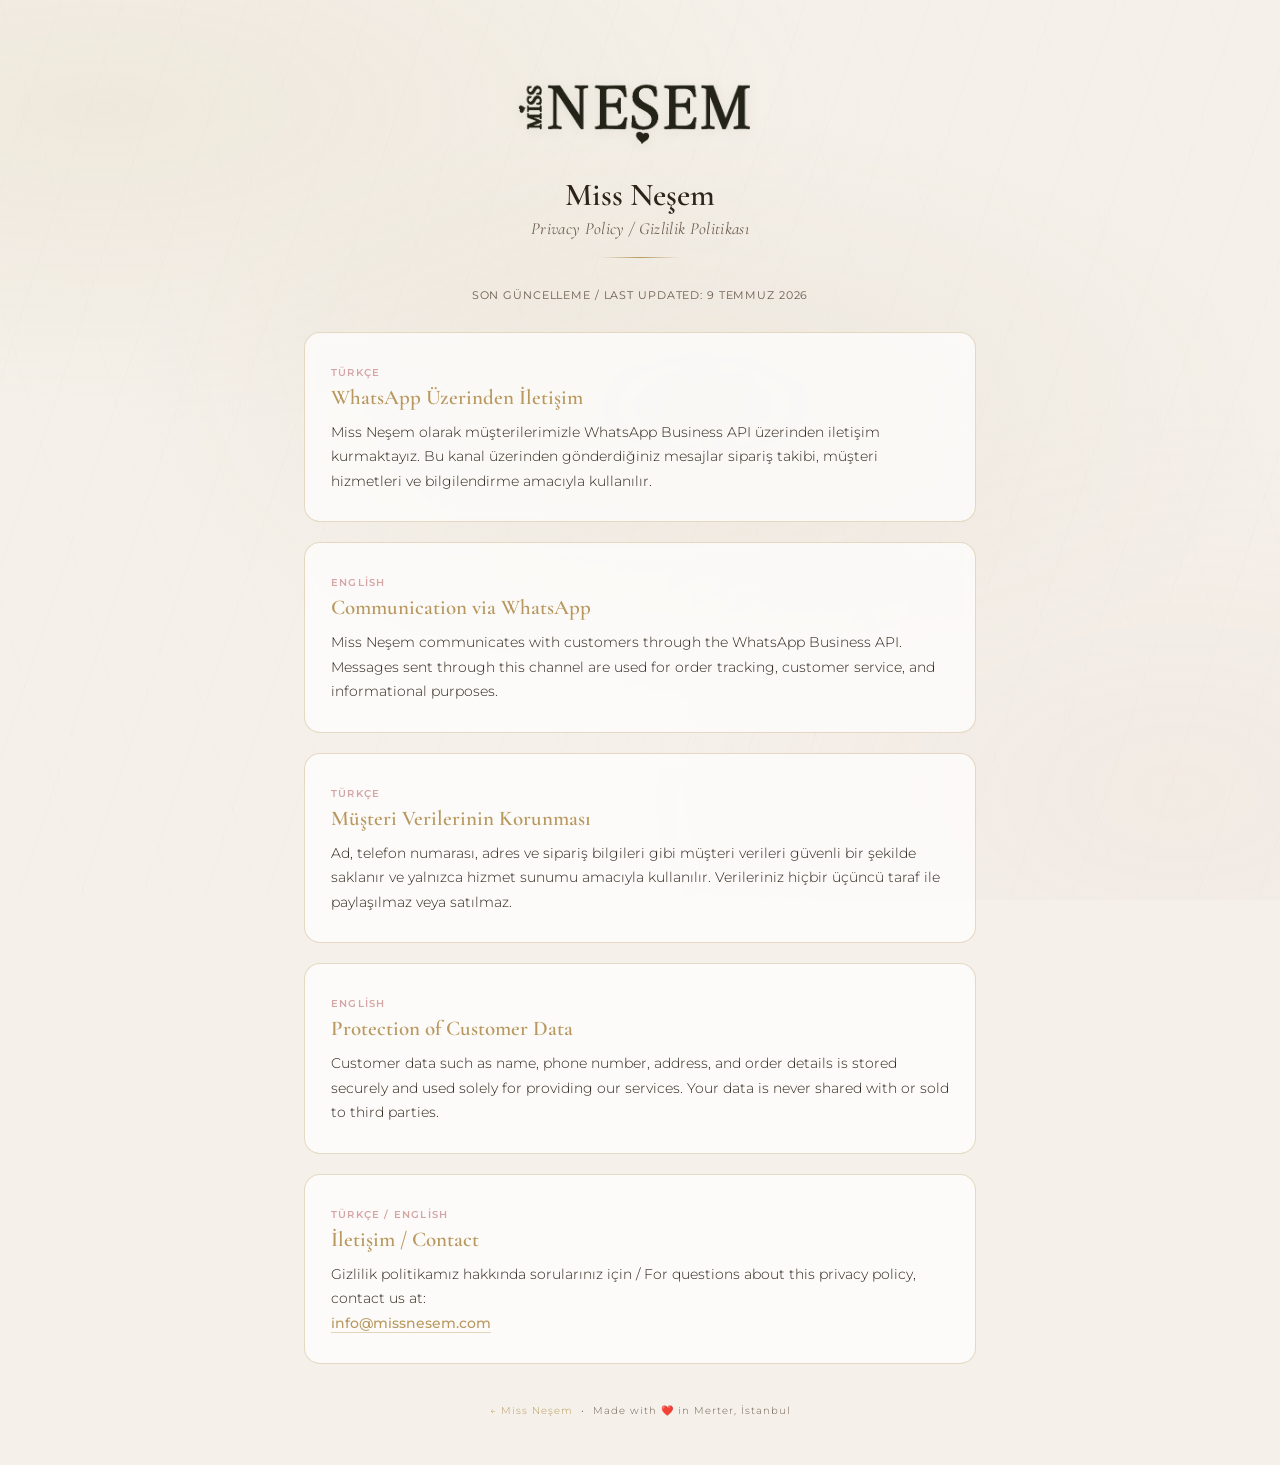
<file: privacy-policy.html>
<!DOCTYPE html>
<html lang="tr" dir="ltr">
<head>
  <!-- © 2026 Miss Neşem. Tüm hakları saklıdır. -->
  <meta charset="UTF-8" />
  <meta name="viewport" content="width=device-width, initial-scale=1.0" />
  <title>Miss Neşem - Privacy Policy / Gizlilik Politikası</title>
  <meta name="description" content="Miss Neşem gizlilik politikası - WhatsApp Business API ve müşteri verilerinin korunması hakkında bilgilendirme." />
  <meta name="robots" content="index, follow" />
  <link rel="canonical" href="https://missnesem.com/privacy-policy.html" />

  <link rel="icon" type="image/png" href="/assets/missnesem_logo_white.png" />
  <link rel="apple-touch-icon" sizes="180x180" href="/apple-touch-icon.png" />

  <link rel="preconnect" href="https://fonts.googleapis.com" />
  <link rel="preconnect" href="https://fonts.gstatic.com" crossorigin />
  <link href="https://fonts.googleapis.com/css2?family=Cormorant+Garamond:ital,wght@0,400;0,600;0,700;1,400&family=Montserrat:wght@300;400;500;600&display=swap" rel="stylesheet" />

  <style>
    *, *::before, *::after { box-sizing: border-box; margin: 0; padding: 0; }

    :root {
      --bg-primary: #f5f1ea;
      --bg-secondary: #e8dfd3;
      --accent-pink: #d4a5a5;
      --accent-gold: #b8985e;
      --text-dark: #2c2419;
      --text-light: #6b5d4f;
      --card-bg: rgba(255, 255, 255, 0.7);
      --radius: 16px;
    }

    html { scroll-behavior: smooth; }

    body {
      background-color: var(--bg-primary);
      color: var(--text-dark);
      font-family: 'Montserrat', sans-serif;
      min-height: 100vh;
      display: flex;
      flex-direction: column;
      align-items: center;
    }

    body::before {
      content: '';
      position: fixed;
      inset: 0;
      background:
        radial-gradient(ellipse 110% 65% at 8% 12%, rgba(184,152,94,0.09) 0%, transparent 55%),
        radial-gradient(ellipse 90% 80% at 92% 88%, rgba(212,165,165,0.08) 0%, transparent 55%),
        radial-gradient(ellipse 70% 50% at 55% 45%, rgba(232,223,211,0.55) 0%, transparent 65%),
        repeating-linear-gradient(108deg, transparent 0px, transparent 58px, rgba(150,130,100,0.028) 58px, rgba(150,130,100,0.028) 59px),
        repeating-linear-gradient(74deg, transparent 0px, transparent 82px, rgba(180,155,120,0.022) 82px, rgba(180,155,120,0.022) 83px);
      pointer-events: none;
      z-index: 0;
    }

    .page {
      position: relative;
      z-index: 1;
      width: 100%;
      max-width: 720px;
      padding: 50px 24px 40px;
    }

    .site-header {
      text-align: center;
      margin-bottom: 8px;
    }

    .site-logo {
      max-width: 260px;
      width: 100%;
      height: auto;
      display: block;
      margin: 0 auto 14px;
      filter: brightness(0) saturate(100%) invert(13%) sepia(15%) saturate(700%) hue-rotate(15deg) drop-shadow(0 2px 6px rgba(44,36,25,0.08));
    }

    h1 {
      font-family: 'Cormorant Garamond', serif;
      font-weight: 600;
      font-size: clamp(24px, 4.5vw, 32px);
      color: var(--text-dark);
    }

    .subtitle {
      font-family: 'Cormorant Garamond', serif;
      font-style: italic;
      font-size: clamp(14px, 3vw, 17px);
      color: var(--text-light);
      margin-top: 4px;
      letter-spacing: 0.02em;
    }

    .gold-divider {
      width: 80px;
      height: 1px;
      background: linear-gradient(90deg, transparent, var(--accent-gold), transparent);
      margin: 18px auto 30px;
    }

    .updated {
      text-align: center;
      font-size: 11px;
      color: var(--text-light);
      letter-spacing: 0.08em;
      text-transform: uppercase;
      margin-bottom: 30px;
    }

    .policy-card {
      background: var(--card-bg);
      border: 1.5px solid rgba(184,152,94,0.35);
      border-radius: var(--radius);
      backdrop-filter: blur(6px);
      padding: 28px 26px;
      margin-bottom: 20px;
    }

    .policy-card h2 {
      font-family: 'Cormorant Garamond', serif;
      font-weight: 600;
      font-size: 21px;
      color: var(--accent-gold);
      margin-bottom: 10px;
    }

    .policy-card p {
      font-size: 14px;
      line-height: 1.75;
      color: var(--text-dark);
      font-weight: 300;
      margin-bottom: 10px;
    }

    .policy-card p:last-child { margin-bottom: 0; }

    .lang-label {
      display: inline-block;
      font-size: 10px;
      font-weight: 600;
      letter-spacing: 0.12em;
      text-transform: uppercase;
      color: var(--accent-pink);
      margin-bottom: 6px;
    }

    a.contact-link {
      color: var(--accent-gold);
      text-decoration: none;
      font-weight: 500;
      border-bottom: 1px solid rgba(184,152,94,0.4);
    }
    a.contact-link:hover { color: var(--accent-pink); }

    .site-footer {
      text-align: center;
      color: var(--text-light);
      font-size: 10px;
      font-weight: 300;
      letter-spacing: 0.1em;
      padding: 20px 0 8px;
    }

    .site-footer a {
      color: var(--accent-gold);
      text-decoration: none;
    }
  </style>
</head>
<body>

  <div class="page">

    <header class="site-header">
      <img src="assets/missnesem_logo_white.png" alt="Miss Neşem" class="site-logo" />
      <h1>Miss Neşem</h1>
      <p class="subtitle">Privacy Policy / Gizlilik Politikası</p>
    </header>
    <div class="gold-divider"></div>
    <p class="updated">Son güncelleme / Last updated: 9 Temmuz 2026</p>

    <section class="policy-card">
      <span class="lang-label">Türkçe</span>
      <h2>WhatsApp Üzerinden İletişim</h2>
      <p>Miss Neşem olarak müşterilerimizle WhatsApp Business API üzerinden iletişim kurmaktayız. Bu kanal üzerinden gönderdiğiniz mesajlar sipariş takibi, müşteri hizmetleri ve bilgilendirme amacıyla kullanılır.</p>
    </section>

    <section class="policy-card">
      <span class="lang-label">English</span>
      <h2>Communication via WhatsApp</h2>
      <p>Miss Neşem communicates with customers through the WhatsApp Business API. Messages sent through this channel are used for order tracking, customer service, and informational purposes.</p>
    </section>

    <section class="policy-card">
      <span class="lang-label">Türkçe</span>
      <h2>Müşteri Verilerinin Korunması</h2>
      <p>Ad, telefon numarası, adres ve sipariş bilgileri gibi müşteri verileri güvenli bir şekilde saklanır ve yalnızca hizmet sunumu amacıyla kullanılır. Verileriniz hiçbir üçüncü taraf ile paylaşılmaz veya satılmaz.</p>
    </section>

    <section class="policy-card">
      <span class="lang-label">English</span>
      <h2>Protection of Customer Data</h2>
      <p>Customer data such as name, phone number, address, and order details is stored securely and used solely for providing our services. Your data is never shared with or sold to third parties.</p>
    </section>

    <section class="policy-card">
      <span class="lang-label">Türkçe / English</span>
      <h2>İletişim / Contact</h2>
      <p>Gizlilik politikamız hakkında sorularınız için / For questions about this privacy policy, contact us at:<br />
      <a class="contact-link" href="mailto:info@missnesem.com">info@missnesem.com</a></p>
    </section>

    <footer class="site-footer">
      <a href="/">← Miss Neşem</a> &nbsp;•&nbsp; Made with ❤️ in Merter, İstanbul
    </footer>

  </div>

</body>
</html>
</file>
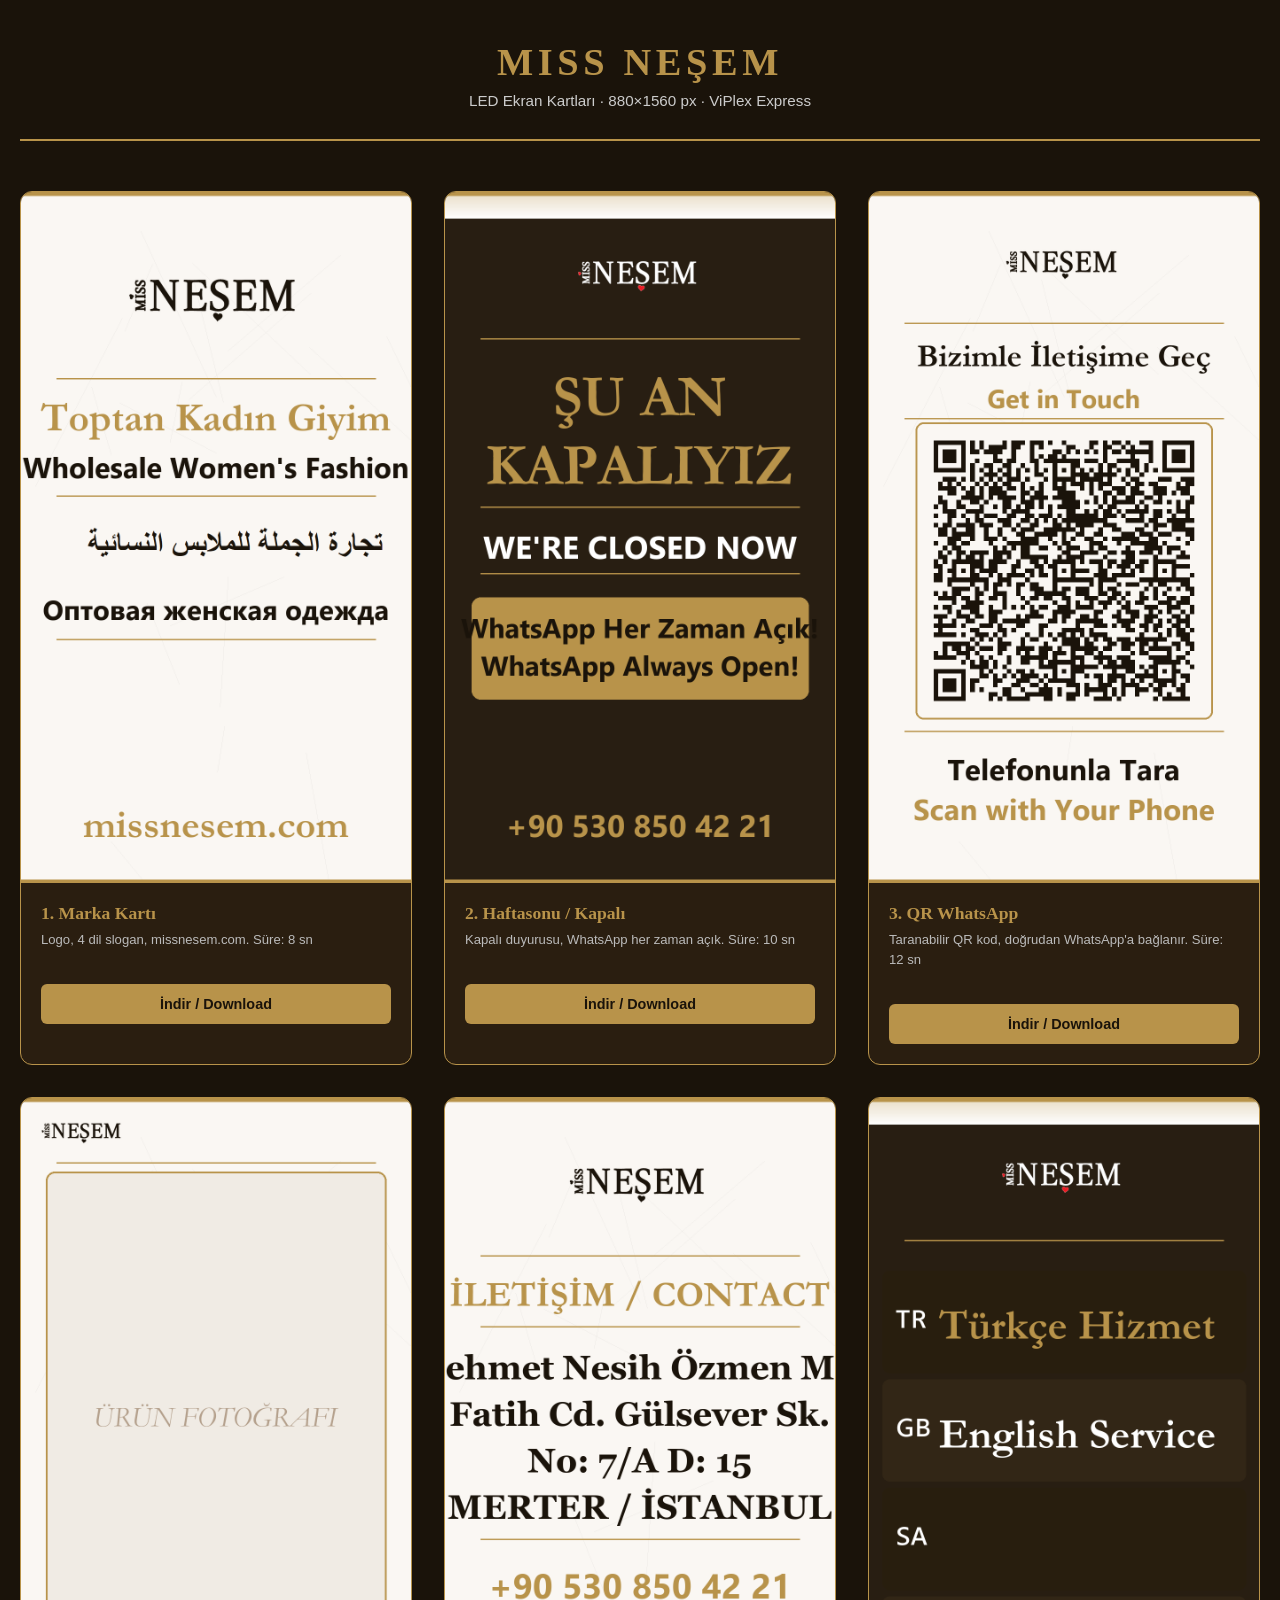
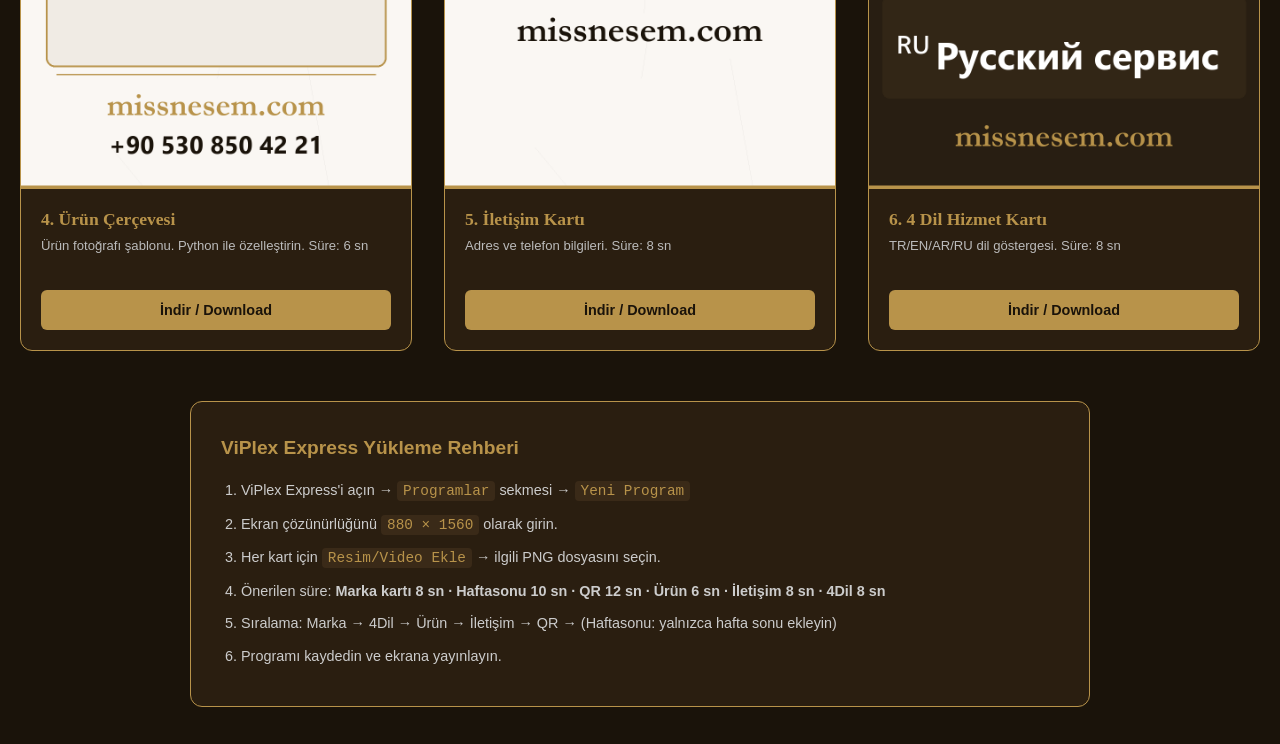
<file: led-kartlar/generate.html>
<!DOCTYPE html>
<html lang="tr">
<head>
<!-- © 2026 Miss Neşem. Tüm hakları saklıdır. -->
<meta charset="UTF-8">
<meta name="viewport" content="width=device-width, initial-scale=1.0">
<title>Miss Neşem – LED Kart Önizleme & İndir</title>
<style>
  :root {
    --krem:  #FAF7F3;
    --altin: #B8934A;
    --koyu:  #1A130A;
    --pudra: #E8D0D4;
  }
  * { box-sizing: border-box; margin: 0; padding: 0; }
  body {
    background: var(--koyu);
    font-family: Georgia, 'Times New Roman', serif;
    color: var(--krem);
    padding: 40px 20px;
  }
  header {
    text-align: center;
    margin-bottom: 50px;
    border-bottom: 2px solid var(--altin);
    padding-bottom: 30px;
  }
  header h1 { font-size: 2.4rem; color: var(--altin); letter-spacing: .12em; }
  header p  { margin-top: 8px; color: #ccc; font-family: sans-serif; font-size: .95rem; }

  .grid {
    display: grid;
    grid-template-columns: repeat(auto-fill, minmax(300px, 1fr));
    gap: 32px;
    max-width: 1400px;
    margin: 0 auto;
  }
  .card {
    background: #2a1e10;
    border: 1px solid var(--altin);
    border-radius: 12px;
    overflow: hidden;
  }
  .card-preview {
    position: relative;
    aspect-ratio: 880 / 1560;
    background: var(--krem);
    overflow: hidden;
  }
  .card-preview img {
    width: 100%; height: 100%;
    object-fit: cover;
  }
  .card-info { padding: 20px; }
  .card-info h2 { font-size: 1.1rem; color: var(--altin); margin-bottom: 6px; }
  .card-info p  { font-size: .82rem; color: #bbb; font-family: sans-serif; line-height: 1.5; }
  .btn {
    display: block;
    margin: 14px 20px 20px;
    padding: 12px;
    background: var(--altin);
    color: var(--koyu);
    text-align: center;
    text-decoration: none;
    font-weight: bold;
    font-family: sans-serif;
    font-size: .9rem;
    border-radius: 6px;
    cursor: pointer;
    border: none;
    width: calc(100% - 40px);
  }
  .btn:hover { background: #d4a85c; }

  .note {
    max-width: 900px;
    margin: 50px auto 0;
    background: #2a1e10;
    border: 1px solid var(--altin);
    border-radius: 12px;
    padding: 30px;
    font-family: sans-serif;
    font-size: .9rem;
    line-height: 1.7;
  }
  .note h2 { color: var(--altin); margin-bottom: 14px; font-size: 1.2rem; }
  .note ol { padding-left: 20px; color: #ccc; }
  .note li { margin-bottom: 8px; }
  .note code { background: #3a2a18; padding: 2px 6px; border-radius: 4px; color: var(--altin); }
</style>
</head>
<body>

<header>
  <h1>MISS NEŞEM</h1>
  <p>LED Ekran Kartları · 880×1560 px · ViPlex Express</p>
</header>

<div class="grid" id="grid"></div>

<div class="note">
  <h2>ViPlex Express Yükleme Rehberi</h2>
  <ol>
    <li>ViPlex Express'i açın → <code>Programlar</code> sekmesi → <code>Yeni Program</code></li>
    <li>Ekran çözünürlüğünü <code>880 × 1560</code> olarak girin.</li>
    <li>Her kart için <code>Resim/Video Ekle</code> → ilgili PNG dosyasını seçin.</li>
    <li>Önerilen süre: <strong>Marka kartı 8 sn · Haftasonu 10 sn · QR 12 sn · Ürün 6 sn · İletişim 8 sn · 4Dil 8 sn</strong></li>
    <li>Sıralama: Marka → 4Dil → Ürün → İletişim → QR → (Haftasonu: yalnızca hafta sonu ekleyin)</li>
    <li>Programı kaydedin ve ekrana yayınlayın.</li>
  </ol>
</div>

<script>
const cards = [
  { file: "marka-karti.png",      title: "1. Marka Kartı",         desc: "Logo, 4 dil slogan, missnesem.com. Süre: 8 sn" },
  { file: "haftasonu-karti.png",  title: "2. Haftasonu / Kapalı",  desc: "Kapalı duyurusu, WhatsApp her zaman açık. Süre: 10 sn" },
  { file: "qr-whatsapp.png",      title: "3. QR WhatsApp",         desc: "Taranabilir QR kod, doğrudan WhatsApp'a bağlanır. Süre: 12 sn" },
  { file: "urun-cerceve.png",     title: "4. Ürün Çerçevesi",      desc: "Ürün fotoğrafı şablonu. Python ile özelleştirin. Süre: 6 sn" },
  { file: "iletisim-karti.png",   title: "5. İletişim Kartı",      desc: "Adres ve telefon bilgileri. Süre: 8 sn" },
  { file: "4dil-hizmet-karti.png",title: "6. 4 Dil Hizmet Kartı",  desc: "TR/EN/AR/RU dil göstergesi. Süre: 8 sn" },
];

const grid = document.getElementById('grid');
cards.forEach(c => {
  const div = document.createElement('div');
  div.className = 'card';
  div.innerHTML = `
    <div class="card-preview">
      <img src="${c.file}" alt="${c.title}" loading="lazy" onerror="this.style.display='none'">
    </div>
    <div class="card-info">
      <h2>${c.title}</h2>
      <p>${c.desc}</p>
    </div>
    <a class="btn" href="${c.file}" download="${c.file}">İndir / Download</a>
  `;
  grid.appendChild(div);
});
</script>
</body>
</html>
</file>
